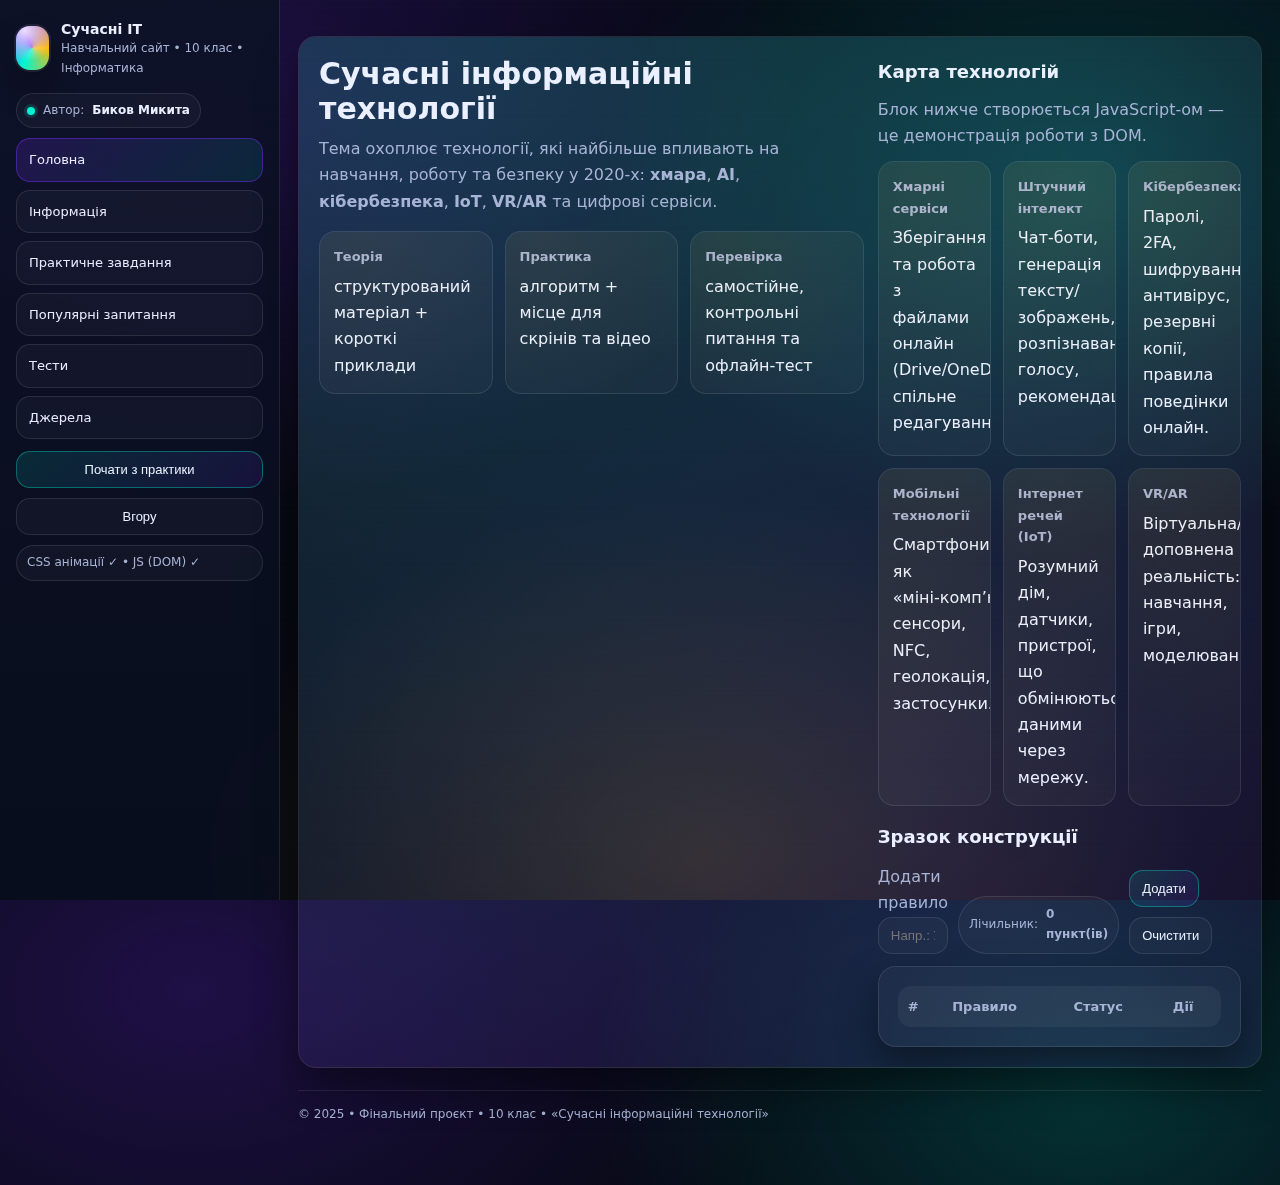
<file: index.html>
<!doctype html>
<html lang="uk">
<head>
  <meta charset="utf-8">
  <meta name="viewport" content="width=device-width, initial-scale=1">
  <meta name="description" content="Фінальний шкільний проєкт з інформатики: Сучасні інформаційні технології (10 клас).">
  <title>Головна • Сучасні ІТ</title>
  <link rel="stylesheet" href="style.css">
</head>
<body>
<div class="scanlines" aria-hidden="true"></div>

<div class="shell">
  <aside class="sidebar" id="sidebar" aria-label="Меню">
    <div class="brand">
      <div class="logo" aria-hidden="true"></div>
      <div>
        <b>Сучасні ІТ</b>
        <small>Навчальний сайт • 10 клас • Інформатика</small>
      </div>
    </div>

    <div class="badge"><span class="dot"></span> Автор: <b style="color:var(--ink)">Биков Микита</b></div>

    <nav class="nav" aria-label="Навігація">
      <a href="index.html">Головна</a>
      <a href="theory.html">Інформація</a>
      <a href="practice.html">Практичне завдання</a>
      <a href="task.html">Популярні запитання</a>
      <a href="quiz.html">Тести</a>
      <a href="sources.html">Джерела</a>
    </nav>

    <div class="side-tools">
      <button class="btn neon" onclick="location.href='practice.html'">Почати з практики</button>
      <button class="btn" onclick="window.scrollTo({top:0,behavior:'smooth'})">Вгору</button>
      <div class="badge" title="Підказка для оцінювання">
        CSS анімації ✓ • JS (DOM) ✓
      </div>
    </div>
  </aside>

  <div class="main">
    <div class="container">
      <div class="topbar">
        <button class="kebab" id="menuBtn">☰ Меню</button>
      </div>

      
<section class="hero">
  <div class="hero-inner">
    <div>
      <h1>Сучасні інформаційні технології</h1>
      <p class="muted">
        Тема охоплює технології, які найбільше впливають на навчання, роботу та безпеку у 2020‑х:
        <b>хмара</b>, <b>AI</b>, <b>кібербезпека</b>, <b>IoT</b>, <b>VR/AR</b> та цифрові сервіси.
      </p>
    
      <div class="section">
        <div class="cards">
          <div class="card"><b>Теорія</b><div class="big">структурований матеріал + короткі приклади</div></div>
          <div class="card"><b>Практика</b><div class="big">алгоритм + місце для скрінів та відео</div></div>
          <div class="card"><b>Перевірка</b><div class="big">самостійне, контрольні питання та офлайн‑тест</div></div>
        </div>
      </div>
    </div>

    <div>
      <h2>Карта технологій</h2>
      <p class="muted">Блок нижче створюється JavaScript‑ом — це демонстрація роботи з DOM.</p>
      <div id="techMap"></div>

      <div class="section">
        <h2>Зразок конструкції</h2>
        <div id="hygiene"></div>
      </div>
    </div>
  </div>
</section>


      <footer class="footer">
        <div>© 2025 • Фінальний проєкт • 10 клас • «Сучасні інформаційні технології»</div>
      </footer>
    </div>
  </div>
</div>

<div class="modal" id="imgModal" aria-hidden="true">
  <div class="box" role="dialog" aria-modal="true" aria-label="Перегляд зображення">
    <div class="top">
      <div id="imgModalTitle" class="muted">Скріншот</div>
      <button class="btn" id="imgModalClose">Закрити</button>
    </div>
    <img id="imgModalImg" alt="">
  </div>
</div>

<div id="scrim" aria-hidden="true"></div>

<script src="app.js"></script>
<script>
  // lightweight scrim for mobile menu
  (function(){
    const side=document.getElementById("sidebar");
    const btn=document.getElementById("menuBtn");
    const scr=document.getElementById("scrim");
    if(!side||!scr||!btn) return;
    scr.style.position="fixed";
    scr.style.inset="0";
    scr.style.background="rgba(0,0,0,.55)";
    scr.style.zIndex="40";
    scr.style.opacity="0";
    scr.style.pointerEvents="none";
    scr.style.transition="opacity .2s ease";
    const sync=()=>{
      const open = side.classList.contains("open");
      scr.style.opacity = open ? "1" : "0";
      scr.style.pointerEvents = open ? "auto" : "none";
    };
    const obs=new MutationObserver(sync);
    obs.observe(side,{attributes:true,attributeFilter:["class"]});
    scr.addEventListener("click", ()=>{ side.classList.remove("open"); sync(); });
    sync();
  })();
</script>
</body>
</html>
</file>
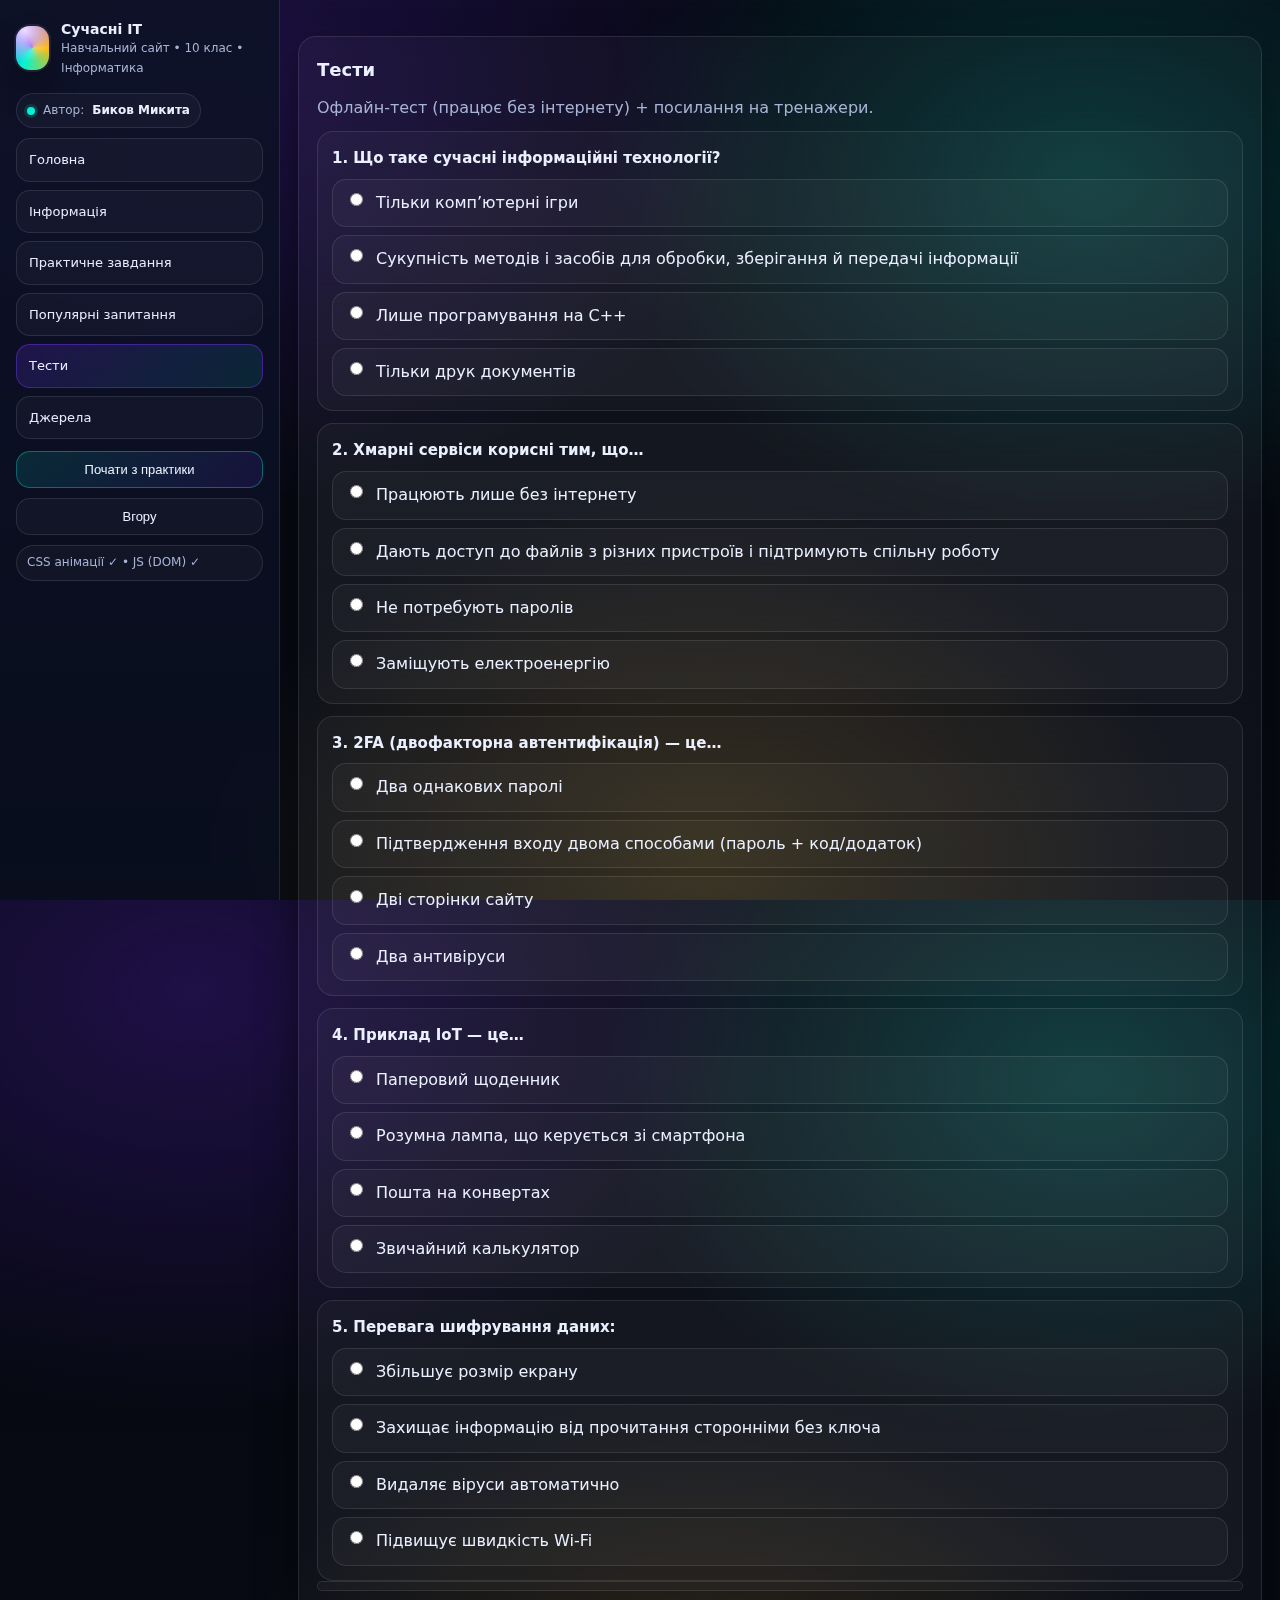
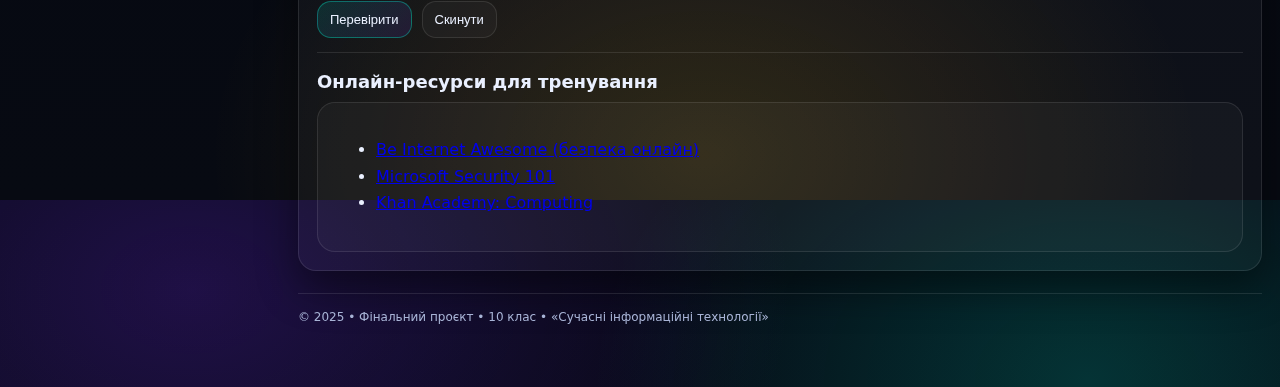
<file: quiz.html>
<!doctype html>
<html lang="uk">
<head>
  <meta charset="utf-8">
  <meta name="viewport" content="width=device-width, initial-scale=1">
  <meta name="description" content="Фінальний шкільний проєкт з інформатики: Сучасні інформаційні технології (10 клас).">
  <title>Тести • Сучасні ІТ</title>
  <link rel="stylesheet" href="style.css">
</head>
<body>
<div class="scanlines" aria-hidden="true"></div>

<div class="shell">
  <aside class="sidebar" id="sidebar" aria-label="Меню">
    <div class="brand">
      <div class="logo" aria-hidden="true"></div>
      <div>
        <b>Сучасні ІТ</b>
        <small>Навчальний сайт • 10 клас • Інформатика</small>
      </div>
    </div>

    <div class="badge"><span class="dot"></span> Автор: <b style="color:var(--ink)">Биков Микита</b></div>

    <nav class="nav" aria-label="Навігація">
      <a href="index.html">Головна</a>
      <a href="theory.html">Інформація</a>
      <a href="practice.html">Практичне завдання</a>
      <a href="task.html">Популярні запитання</a>
      <a href="quiz.html">Тести</a>
      <a href="sources.html">Джерела</a>
    </nav>

    <div class="side-tools">
      <button class="btn neon" onclick="location.href='practice.html'">Почати з практики</button>
      <button class="btn" onclick="window.scrollTo({top:0,behavior:'smooth'})">Вгору</button>
      <div class="badge" title="Підказка для оцінювання">
        CSS анімації ✓ • JS (DOM) ✓
      </div>
    </div>
  </aside>

  <div class="main">
    <div class="container">
      <div class="topbar">
        <button class="kebab" id="menuBtn">☰ Меню</button>
      </div>

      
<section class="panel">
  <h2>Тести</h2>
  <p class="muted">Офлайн‑тест (працює без інтернету) + посилання на тренажери.</p>

  <div id="quizRoot"></div>

  <hr class="sep">

  <h2>Онлайн‑ресурси для тренування</h2>
  <div class="panel" style="box-shadow:none">
    <ul>
      <li><a href="https://beinternetawesome.withgoogle.com/uk/" target="_blank" rel="noopener">Be Internet Awesome (безпека онлайн)</a></li>
      <li><a href="https://www.microsoft.com/uk-ua/security/business/security-101" target="_blank" rel="noopener">Microsoft Security 101</a></li>
      <li><a href="https://www.khanacademy.org/computing" target="_blank" rel="noopener">Khan Academy: Computing</a></li>
    </ul>
  </div>
</section>


      <footer class="footer">
        <div>© 2025 • Фінальний проєкт • 10 клас • «Сучасні інформаційні технології»</div>
      </footer>
    </div>
  </div>
</div>

<div class="modal" id="imgModal" aria-hidden="true">
  <div class="box" role="dialog" aria-modal="true" aria-label="Перегляд зображення">
    <div class="top">
      <div id="imgModalTitle" class="muted">Скріншот</div>
      <button class="btn" id="imgModalClose">Закрити</button>
    </div>
    <img id="imgModalImg" alt="">
  </div>
</div>

<div id="scrim" aria-hidden="true"></div>

<script src="app.js"></script>
<script>
  // lightweight scrim for mobile menu
  (function(){
    const side=document.getElementById("sidebar");
    const btn=document.getElementById("menuBtn");
    const scr=document.getElementById("scrim");
    if(!side||!scr||!btn) return;
    scr.style.position="fixed";
    scr.style.inset="0";
    scr.style.background="rgba(0,0,0,.55)";
    scr.style.zIndex="40";
    scr.style.opacity="0";
    scr.style.pointerEvents="none";
    scr.style.transition="opacity .2s ease";
    const sync=()=>{
      const open = side.classList.contains("open");
      scr.style.opacity = open ? "1" : "0";
      scr.style.pointerEvents = open ? "auto" : "none";
    };
    const obs=new MutationObserver(sync);
    obs.observe(side,{attributes:true,attributeFilter:["class"]});
    scr.addEventListener("click", ()=>{ side.classList.remove("open"); sync(); });
    sync();
  })();
</script>
</body>
</html>
</file>
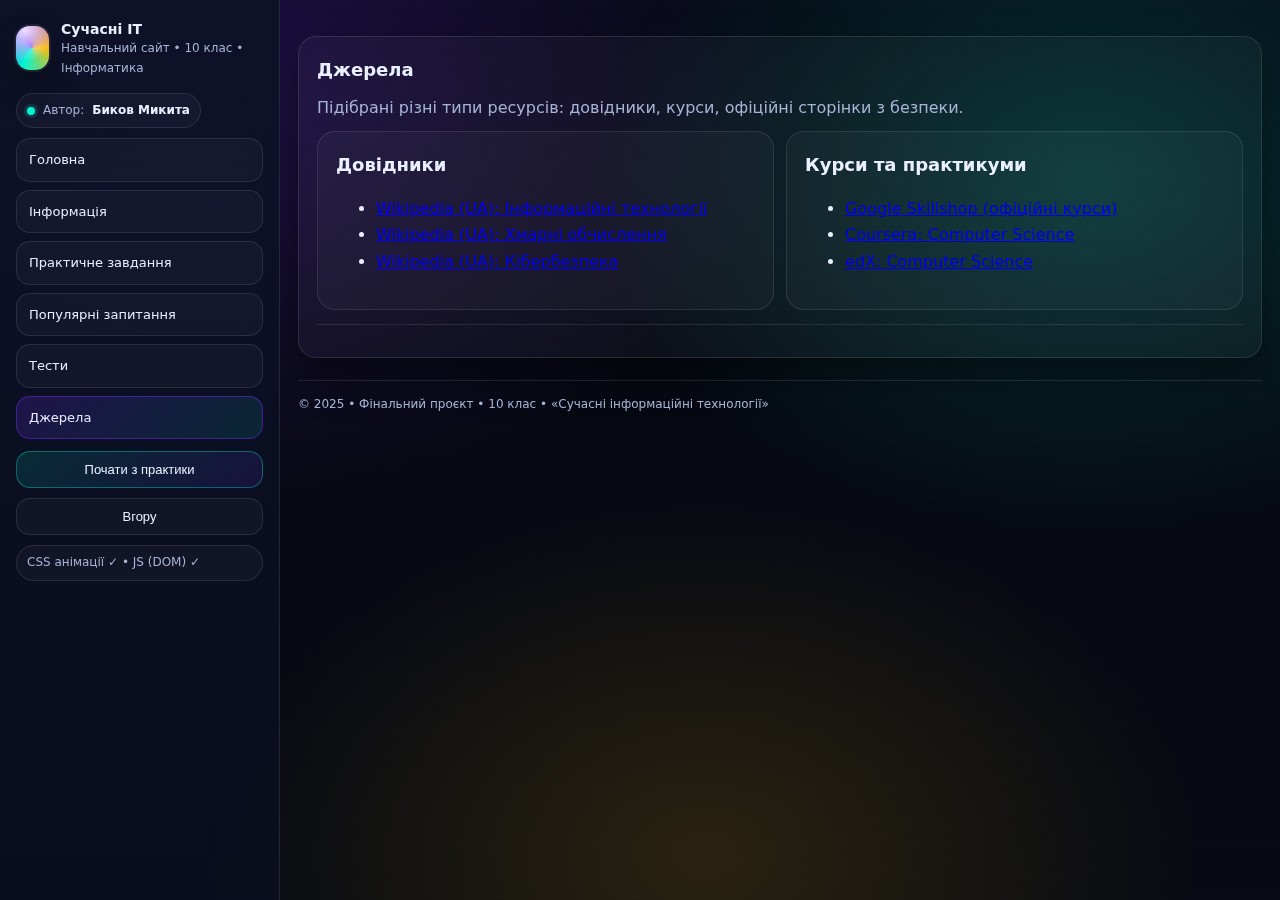
<file: sources.html>
<!doctype html>
<html lang="uk">
<head>
  <meta charset="utf-8">
  <meta name="viewport" content="width=device-width, initial-scale=1">
  <meta name="description" content="Фінальний шкільний проєкт з інформатики: Сучасні інформаційні технології (10 клас).">
  <title>Джерела • Сучасні ІТ</title>
  <link rel="stylesheet" href="style.css">
</head>
<body>
<div class="scanlines" aria-hidden="true"></div>

<div class="shell">
  <aside class="sidebar" id="sidebar" aria-label="Меню">
    <div class="brand">
      <div class="logo" aria-hidden="true"></div>
      <div>
        <b>Сучасні ІТ</b>
        <small>Навчальний сайт • 10 клас • Інформатика</small>
      </div>
    </div>

    <div class="badge"><span class="dot"></span> Автор: <b style="color:var(--ink)">Биков Микита</b></div>

    <nav class="nav" aria-label="Навігація">
      <a href="index.html">Головна</a>
      <a href="theory.html">Інформація</a>
      <a href="practice.html">Практичне завдання</a>
      <a href="task.html">Популярні запитання</a>
      <a href="quiz.html">Тести</a>
      <a href="sources.html">Джерела</a>
    </nav>

    <div class="side-tools">
      <button class="btn neon" onclick="location.href='practice.html'">Почати з практики</button>
      <button class="btn" onclick="window.scrollTo({top:0,behavior:'smooth'})">Вгору</button>
      <div class="badge" title="Підказка для оцінювання">
        CSS анімації ✓ • JS (DOM) ✓
      </div>
    </div>
  </aside>

  <div class="main">
    <div class="container">
      <div class="topbar">
        <button class="kebab" id="menuBtn">☰ Меню</button>
      </div>

      
<section class="panel">
  <h2>Джерела</h2>
  <p class="muted">Підібрані різні типи ресурсів: довідники, курси, офіційні сторінки з безпеки.</p>

  <div class="grid2">
    <div class="panel" style="box-shadow:none">
      <h2>Довідники</h2>
      <ul>
        <li><a href="https://uk.wikipedia.org/wiki/%D0%86%D0%BD%D1%84%D0%BE%D1%80%D0%BC%D0%B0%D1%86%D1%96%D0%B9%D0%BD%D1%96_%D1%82%D0%B5%D1%85%D0%BD%D0%BE%D0%BB%D0%BE%D0%B3%D1%96%D1%97" target="_blank" rel="noopener">Wikipedia (UA): Інформаційні технології</a></li>
        <li><a href="https://uk.wikipedia.org/wiki/%D0%A5%D0%BC%D0%B0%D1%80%D0%BD%D1%96_%D0%BE%D0%B1%D1%87%D0%B8%D1%81%D0%BB%D0%B5%D0%BD%D0%BD%D1%8F" target="_blank" rel="noopener">Wikipedia (UA): Хмарні обчислення</a></li>
        <li><a href="https://uk.wikipedia.org/wiki/%D0%9A%D1%96%D0%B1%D0%B5%D1%80%D0%B1%D0%B5%D0%B7%D0%BF%D0%B5%D0%BA%D0%B0" target="_blank" rel="noopener">Wikipedia (UA): Кібербезпека</a></li>
      </ul>
    </div>

    <div class="panel" style="box-shadow:none">
      <h2>Курси та практикуми</h2>
      <ul>
        <li><a href="https://skillshop.withgoogle.com/" target="_blank" rel="noopener">Google Skillshop (офіційні курси)</a></li>
        <li><a href="https://www.coursera.org/browse/computer-science" target="_blank" rel="noopener">Coursera: Computer Science</a></li>
        <li><a href="https://www.edx.org/learn/computer-science" target="_blank" rel="noopener">edX: Computer Science</a></li>
      </ul>
    </div>
  </div>

  <hr class="sep">
</section>


      <footer class="footer">
        <div>© 2025 • Фінальний проєкт • 10 клас • «Сучасні інформаційні технології»</div>
      </footer>
    </div>
  </div>
</div>

<div class="modal" id="imgModal" aria-hidden="true">
  <div class="box" role="dialog" aria-modal="true" aria-label="Перегляд зображення">
    <div class="top">
      <div id="imgModalTitle" class="muted">Скріншот</div>
      <button class="btn" id="imgModalClose">Закрити</button>
    </div>
    <img id="imgModalImg" alt="">
  </div>
</div>

<div id="scrim" aria-hidden="true"></div>

<script src="app.js"></script>
<script>
  // lightweight scrim for mobile menu
  (function(){
    const side=document.getElementById("sidebar");
    const btn=document.getElementById("menuBtn");
    const scr=document.getElementById("scrim");
    if(!side||!scr||!btn) return;
    scr.style.position="fixed";
    scr.style.inset="0";
    scr.style.background="rgba(0,0,0,.55)";
    scr.style.zIndex="40";
    scr.style.opacity="0";
    scr.style.pointerEvents="none";
    scr.style.transition="opacity .2s ease";
    const sync=()=>{
      const open = side.classList.contains("open");
      scr.style.opacity = open ? "1" : "0";
      scr.style.pointerEvents = open ? "auto" : "none";
    };
    const obs=new MutationObserver(sync);
    obs.observe(side,{attributes:true,attributeFilter:["class"]});
    scr.addEventListener("click", ()=>{ side.classList.remove("open"); sync(); });
    sync();
  })();
</script>
</body>
</html>
</file>
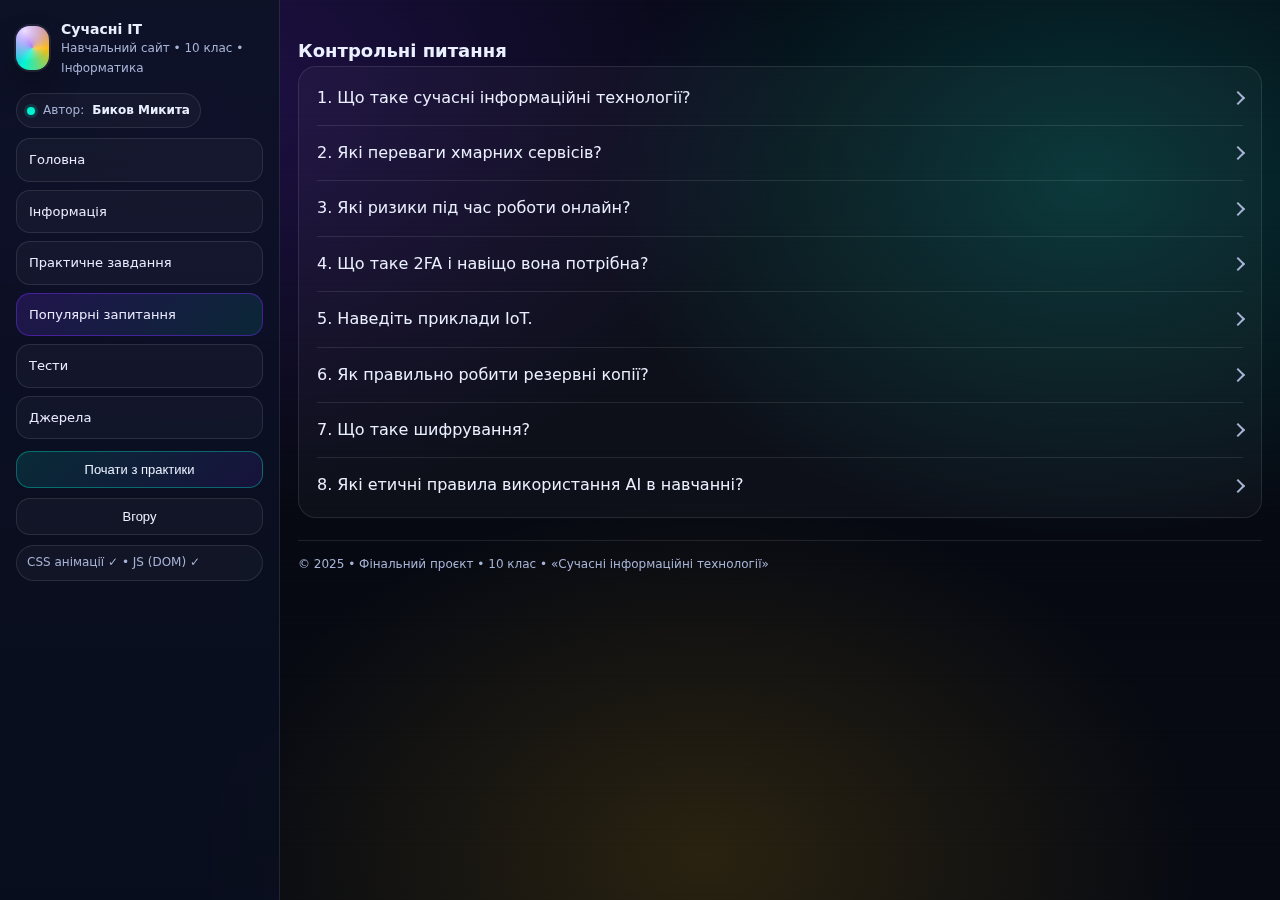
<file: task.html>
<!doctype html>
<html lang="uk">
<head>
  <meta charset="utf-8">
  <meta name="viewport" content="width=device-width, initial-scale=1">
  <meta name="description" content="Фінальний шкільний проєкт з інформатики: Сучасні інформаційні технології (10 клас).">
  <title>Самостійне • Сучасні ІТ</title>
  <link rel="stylesheet" href="style.css">
</head>
<body>
<div class="scanlines" aria-hidden="true"></div>

<div class="shell">
  <aside class="sidebar" id="sidebar" aria-label="Меню">
    <div class="brand">
      <div class="logo" aria-hidden="true"></div>
      <div>
        <b>Сучасні ІТ</b>
        <small>Навчальний сайт • 10 клас • Інформатика</small>
      </div>
    </div>

    <div class="badge"><span class="dot"></span> Автор: <b style="color:var(--ink)">Биков Микита</b></div>

    <nav class="nav" aria-label="Навігація">
      <a href="index.html">Головна</a>
      <a href="theory.html">Інформація</a>
      <a href="practice.html">Практичне завдання</a>
      <a href="task.html">Популярні запитання</a>
      <a href="quiz.html">Тести</a>
      <a href="sources.html">Джерела</a>
    </nav>

    <div class="side-tools">
      <button class="btn neon" onclick="location.href='practice.html'">Почати з практики</button>
      <button class="btn" onclick="window.scrollTo({top:0,behavior:'smooth'})">Вгору</button>
      <div class="badge" title="Підказка для оцінювання">
        CSS анімації ✓ • JS (DOM) ✓
      </div>
    </div>
  </aside>

  <div class="main">
    <div class="container">
      <div class="topbar">
        <button class="kebab" id="menuBtn">☰ Меню</button>
      </div>

      


  <h2>Контрольні питання</h2>

  <div class="panel" style="box-shadow:none">
    <details><summary>1. Що таке сучасні інформаційні технології? <span class="chev"></span></summary><p class="muted">Методи та засоби для збору, зберігання, обробки, передачі й захисту інформації.</p></details>
    <hr class="sep">
    <details><summary>2. Які переваги хмарних сервісів? <span class="chev"></span></summary><p class="muted">Доступ з різних пристроїв, спільна робота, резервні копії, масштабованість.</p></details>
    <hr class="sep">
    <details><summary>3. Які ризики під час роботи онлайн? <span class="chev"></span></summary><p class="muted">Фішинг, витік даних, шкідливе ПЗ, слабкі паролі.</p></details>
    <hr class="sep">
    <details><summary>4. Що таке 2FA і навіщо вона потрібна? <span class="chev"></span></summary><p class="muted">Додатковий рівень захисту: пароль + другий фактор (код/додаток).</p></details>
    <hr class="sep">
    <details><summary>5. Наведіть приклади IoT. <span class="chev"></span></summary><p class="muted">Розумні лампи, датчики, камери, смарт‑годинники.</p></details>
    <hr class="sep">
    <details><summary>6. Як правильно робити резервні копії? <span class="chev"></span></summary><p class="muted">Зберігати копії на іншому носії/в хмарі, регулярно оновлювати, перевіряти відновлення.</p></details>
    <hr class="sep">
    <details><summary>7. Що таке шифрування? <span class="chev"></span></summary><p class="muted">Перетворення даних у вигляд, який неможливо прочитати без ключа.</p></details>
    <hr class="sep">
    <details><summary>8. Які етичні правила використання AI в навчанні? <span class="chev"></span></summary><p class="muted">Не видавати чужу роботу за свою, перевіряти факти, використовувати як помічник для пояснень і тренування.</p></details>
  </div>
</section>


      <footer class="footer">
        <div>© 2025 • Фінальний проєкт • 10 клас • «Сучасні інформаційні технології»</div>
      </footer>
    </div>
  </div>
</div>

<div class="modal" id="imgModal" aria-hidden="true">
  <div class="box" role="dialog" aria-modal="true" aria-label="Перегляд зображення">
    <div class="top">
      <div id="imgModalTitle" class="muted">Скріншот</div>
      <button class="btn" id="imgModalClose">Закрити</button>
    </div>
    <img id="imgModalImg" alt="">
  </div>
</div>

<div id="scrim" aria-hidden="true"></div>

<script src="app.js"></script>
<script>
  // lightweight scrim for mobile menu
  (function(){
    const side=document.getElementById("sidebar");
    const btn=document.getElementById("menuBtn");
    const scr=document.getElementById("scrim");
    if(!side||!scr||!btn) return;
    scr.style.position="fixed";
    scr.style.inset="0";
    scr.style.background="rgba(0,0,0,.55)";
    scr.style.zIndex="40";
    scr.style.opacity="0";
    scr.style.pointerEvents="none";
    scr.style.transition="opacity .2s ease";
    const sync=()=>{
      const open = side.classList.contains("open");
      scr.style.opacity = open ? "1" : "0";
      scr.style.pointerEvents = open ? "auto" : "none";
    };
    const obs=new MutationObserver(sync);
    obs.observe(side,{attributes:true,attributeFilter:["class"]});
    scr.addEventListener("click", ()=>{ side.classList.remove("open"); sync(); });
    sync();
  })();
</script>
</body>
</html>
</file>
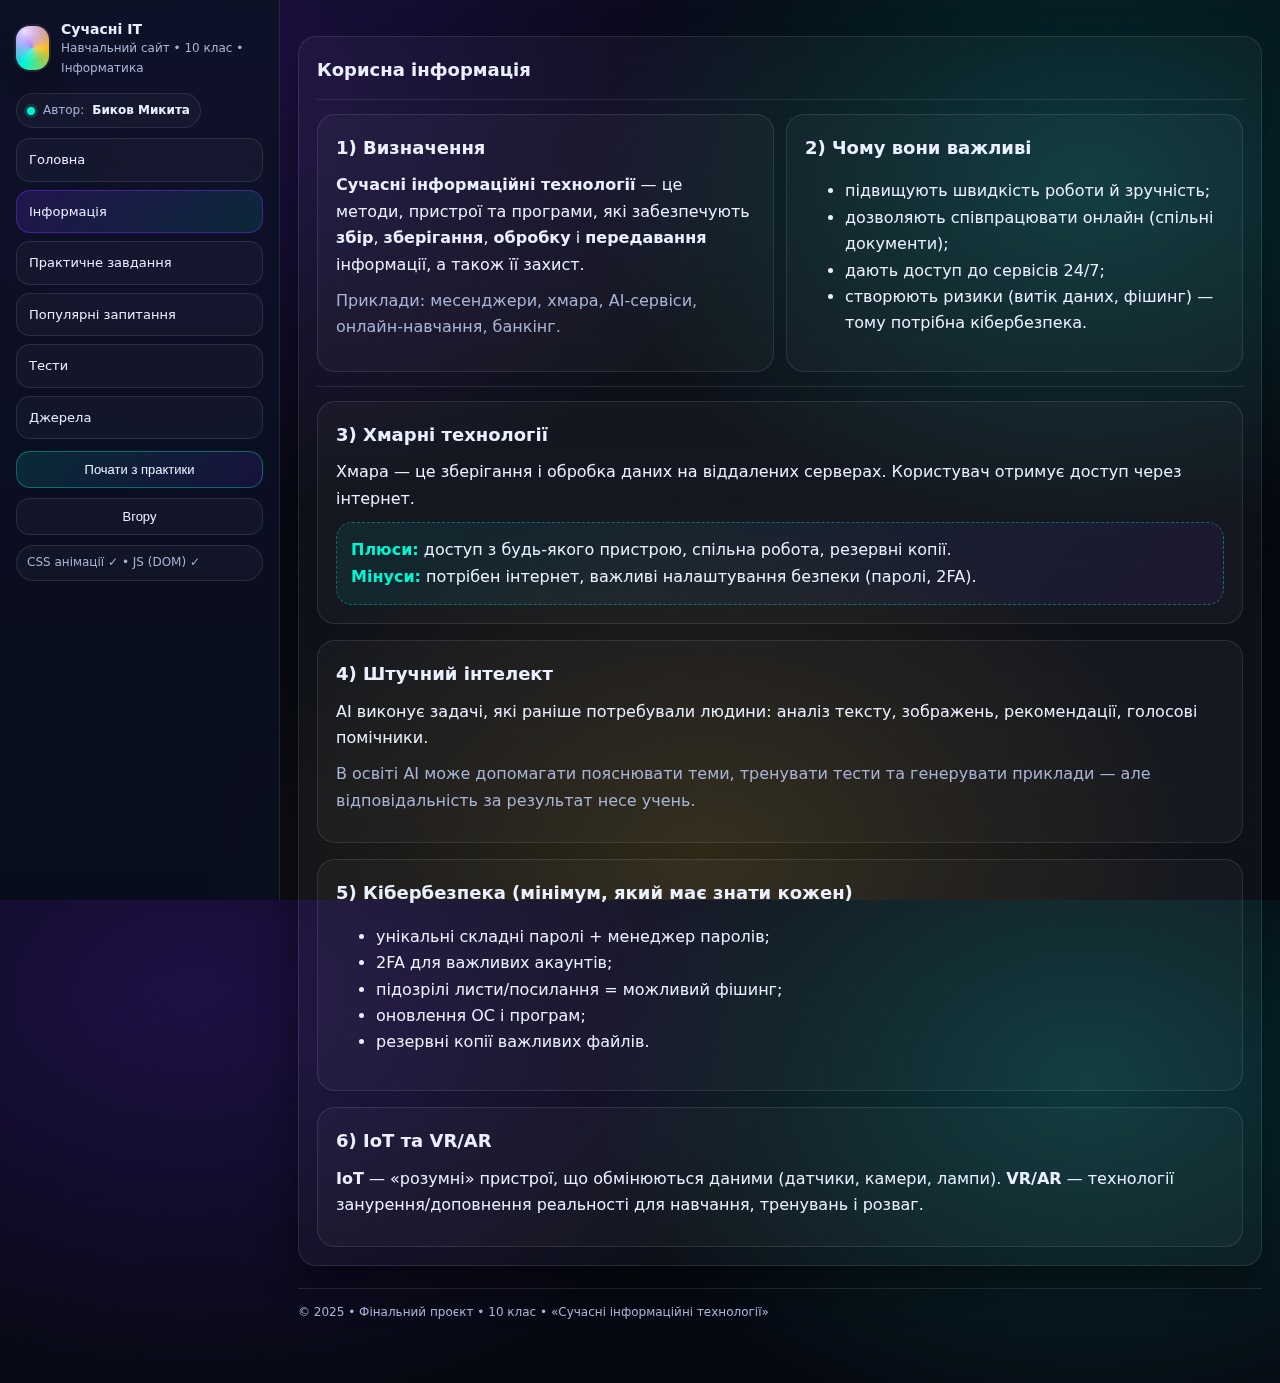
<file: theory.html>
<!doctype html>
<html lang="uk">
<head>
  <meta charset="utf-8">
  <meta name="viewport" content="width=device-width, initial-scale=1">
  <meta name="description" content="Фінальний шкільний проєкт з інформатики: Сучасні інформаційні технології (10 клас).">
  <title>Теорія • Сучасні ІТ</title>
  <link rel="stylesheet" href="style.css">
</head>
<body>
<div class="scanlines" aria-hidden="true"></div>

<div class="shell">
  <aside class="sidebar" id="sidebar" aria-label="Меню">
    <div class="brand">
      <div class="logo" aria-hidden="true"></div>
      <div>
        <b>Сучасні ІТ</b>
        <small>Навчальний сайт • 10 клас • Інформатика</small>
      </div>
    </div>

    <div class="badge"><span class="dot"></span> Автор: <b style="color:var(--ink)">Биков Микита</b></div>

    <nav class="nav" aria-label="Навігація">
      <a href="index.html">Головна</a>
      <a href="theory.html">Інформація</a>
      <a href="practice.html">Практичне завдання</a>
      <a href="task.html">Популярні запитання</a>
      <a href="quiz.html">Тести</a>
      <a href="sources.html">Джерела</a>
    </nav>

    <div class="side-tools">
      <button class="btn neon" onclick="location.href='practice.html'">Почати з практики</button>
      <button class="btn" onclick="window.scrollTo({top:0,behavior:'smooth'})">Вгору</button>
      <div class="badge" title="Підказка для оцінювання">
        CSS анімації ✓ • JS (DOM) ✓
      </div>
    </div>
  </aside>

  <div class="main">
    <div class="container">
      <div class="topbar">
        <button class="kebab" id="menuBtn">☰ Меню</button>
      </div>

      
<section class="panel">
  <h2>Корисна інформація</h2>

  <hr class="sep">

  <div class="grid2">
    <div class="panel" style="box-shadow:none">
      <h2>1) Визначення</h2>
      <p><b>Сучасні інформаційні технології</b> — це методи, пристрої та програми, які забезпечують
        <b>збір</b>, <b>зберігання</b>, <b>обробку</b> і <b>передавання</b> інформації, а також її захист.</p>
      <p class="muted">Приклади: месенджери, хмара, AI‑сервіси, онлайн‑навчання, банкінг.</p>
    </div>

    <div class="panel" style="box-shadow:none">
      <h2>2) Чому вони важливі</h2>
      <ul>
        <li>підвищують швидкість роботи й зручність;</li>
        <li>дозволяють співпрацювати онлайн (спільні документи);</li>
        <li>дають доступ до сервісів 24/7;</li>
        <li>створюють ризики (витік даних, фішинг) — тому потрібна кібербезпека.</li>
      </ul>
    </div>
  </div>

  <hr class="sep">

  <div class="panel" style="box-shadow:none">
    <h2>3) Хмарні технології</h2>
    <p>Хмара — це зберігання і обробка даних на віддалених серверах. Користувач отримує доступ через інтернет.</p>
    <div class="callout"><strong>Плюси:</strong> доступ з будь‑якого пристрою, спільна робота, резервні копії. <br>
      <strong>Мінуси:</strong> потрібен інтернет, важливі налаштування безпеки (паролі, 2FA).</div>
  </div>

  <div class="panel section" style="box-shadow:none">
    <h2>4) Штучний інтелект</h2>
    <p>AI виконує задачі, які раніше потребували людини: аналіз тексту, зображень, рекомендації, голосові помічники.</p>
    <p class="muted">В освіті AI може допомагати пояснювати теми, тренувати тести та генерувати приклади — але відповідальність за результат несе учень.</p>
  </div>

  <div class="panel section" style="box-shadow:none">
    <h2>5) Кібербезпека (мінімум, який має знати кожен)</h2>
    <ul>
      <li>унікальні складні паролі + менеджер паролів;</li>
      <li>2FA для важливих акаунтів;</li>
      <li>підозрілі листи/посилання = можливий фішинг;</li>
      <li>оновлення ОС і програм;</li>
      <li>резервні копії важливих файлів.</li>
    </ul>
  </div>

  <div class="panel section" style="box-shadow:none">
    <h2>6) IoT та VR/AR</h2>
    <p><b>IoT</b> — «розумні» пристрої, що обмінюються даними (датчики, камери, лампи). <b>VR/AR</b> — технології занурення/доповнення реальності для навчання, тренувань і розваг.</p>
  </div>
</section>


      <footer class="footer">
        <div>© 2025 • Фінальний проєкт • 10 клас • «Сучасні інформаційні технології»</div>
      </footer>
    </div>
  </div>
</div>

<div class="modal" id="imgModal" aria-hidden="true">
  <div class="box" role="dialog" aria-modal="true" aria-label="Перегляд зображення">
    <div class="top">
      <div id="imgModalTitle" class="muted">Скріншот</div>
      <button class="btn" id="imgModalClose">Закрити</button>
    </div>
    <img id="imgModalImg" alt="">
  </div>
</div>

<div id="scrim" aria-hidden="true"></div>

<script src="app.js"></script>
<script>
  // lightweight scrim for mobile menu
  (function(){
    const side=document.getElementById("sidebar");
    const btn=document.getElementById("menuBtn");
    const scr=document.getElementById("scrim");
    if(!side||!scr||!btn) return;
    scr.style.position="fixed";
    scr.style.inset="0";
    scr.style.background="rgba(0,0,0,.55)";
    scr.style.zIndex="40";
    scr.style.opacity="0";
    scr.style.pointerEvents="none";
    scr.style.transition="opacity .2s ease";
    const sync=()=>{
      const open = side.classList.contains("open");
      scr.style.opacity = open ? "1" : "0";
      scr.style.pointerEvents = open ? "auto" : "none";
    };
    const obs=new MutationObserver(sync);
    obs.observe(side,{attributes:true,attributeFilter:["class"]});
    scr.addEventListener("click", ()=>{ side.classList.remove("open"); sync(); });
    sync();
  })();
</script>
</body>
</html>
</file>
<file: style.css>
:root{
  --bg:#070A12;
  --panel:#0D1226;
  --panel2:#0A0F22;
  --ink:#EAF0FF;
  --muted:#A8B4D6;
  --line:rgba(255,255,255,.10);
  --neon:#00F5D4;
  --neon2:#7B2CFF;
  --neon3:#FFB703;
  --danger:#FF4D6D;
  --shadow: 0 18px 40px rgba(0,0,0,.45);
  --radius:18px;
  --maxw:1200px;
  --font: ui-sans-serif, system-ui, -apple-system, Segoe UI, Roboto, Ubuntu, Cantarell, "Helvetica Neue", Arial;
}

*{box-sizing:border-box}
html,body{height:100%}
body{
  margin:0;
  background:
    radial-gradient(1000px 700px at 15% 10%, rgba(123,44,255,.22), transparent 60%),
    radial-gradient(900px 650px at 85% 20%, rgba(0,245,212,.18), transparent 55%),
    radial-gradient(900px 650px at 55% 95%, rgba(255,183,3,.14), transparent 55%),
    linear-gradient(180deg, #050812, #070A12);
  color:var(--ink);
  font-family:var(--font);
  line-height:1.65;
  overflow-x:hidden;
}

/* animated scanlines */
.scanlines{
  position:fixed; inset:0; pointer-events:none; z-index:1;
  background: repeating-linear-gradient(
    to bottom,
    rgba(255,255,255,.035) 0px,
    rgba(255,255,255,.035) 1px,
    transparent 2px,
    transparent 7px
  );
  mix-blend-mode: overlay;
  opacity:.25;
  animation: drift 10s linear infinite;
}
@keyframes drift{
  0%{transform:translateY(0)}
  100%{transform:translateY(30px)}
}

/* layout */
.shell{
  position:relative;
  z-index:2;
  display:grid;
  grid-template-columns: 280px 1fr;
  min-height:100vh;
}
@media (max-width: 980px){
  .shell{grid-template-columns: 1fr}
}

.sidebar{
  position:sticky;
  top:0;
  height:100vh;
  padding:18px 16px;
  border-right:1px solid var(--line);
  background: linear-gradient(180deg, rgba(13,18,38,.92), rgba(10,15,34,.72));
  backdrop-filter: blur(16px);
}
@media (max-width: 980px){
  .sidebar{position:fixed; left:0; top:0; width:86%; max-width:320px; transform:translateX(-110%); transition:transform .2s ease; z-index:50}
  .sidebar.open{transform:translateX(0)}
}

.brand{
  display:flex; gap:12px; align-items:center;
  margin-bottom:14px;
}
.logo{
  width:44px; height:44px; border-radius:14px;
  background: conic-gradient(from 210deg, var(--neon), var(--neon2), var(--neon3), var(--neon));
  box-shadow: 0 0 0 2px rgba(255,255,255,.08), 0 18px 30px rgba(0,0,0,.35);
  position:relative;
  overflow:hidden;
}
.logo:after{
  content:"";
  position:absolute; inset:-40%;
  background: radial-gradient(circle at 30% 30%, rgba(255,255,255,.85), transparent 45%);
  transform: rotate(12deg);
  animation: shine 6s linear infinite;
}
@keyframes shine{0%{transform:translateX(-30%) rotate(12deg)}100%{transform:translateX(30%) rotate(12deg)}}
.brand b{display:block; font-size:14px}
.brand small{display:block; margin-top:-2px; color:var(--muted); font-size:12px}

.nav{
  display:grid; gap:8px; margin-top:10px;
}
.nav a{
  color: #eaeaff;
  text-decoration:none;
  padding:10px 12px;
  border-radius: 14px;
  border:1px solid var(--line);
  background: rgba(255,255,255,.03);
  transition: transform .12s ease, box-shadow .12s ease, border-color .12s ease;
  font-size:13px;
}
.nav a:hover{transform: translateY(-1px); border-color: rgba(0,245,212,.35); box-shadow: 0 16px 28px rgba(0,0,0,.35)}
.nav a.active{
  border-color: rgba(123,44,255,.45);
  background: linear-gradient(135deg, rgba(123,44,255,.18), rgba(0,245,212,.10));
}

.side-tools{
  margin-top:12px;
  display:grid; gap:10px;
}
.btn{
  cursor:pointer;
  border:1px solid var(--line);
  background: rgba(255,255,255,.03);
  color: var(--ink);
  border-radius: 14px;
  padding:10px 12px;
  font-size:13px;
  transition: transform .12s ease, box-shadow .12s ease, border-color .12s ease;
}
.btn:hover{transform: translateY(-1px); box-shadow: 0 16px 28px rgba(0,0,0,.35)}
.btn.neon{
  border-color: rgba(0,245,212,.35);
  background: linear-gradient(135deg, rgba(0,245,212,.12), rgba(123,44,255,.12));
  position:relative;
}
.btn.neon:after{
  content:"";
  position:absolute; inset:-8px;
  border-radius: 18px;
  border:2px solid rgba(0,245,212,.18);
  opacity:0;
  animation: pulse 2.2s ease-in-out infinite;
}
@keyframes pulse{0%{transform:scale(.98);opacity:0}35%{opacity:.55}100%{transform:scale(1.05);opacity:0}}

.badge{
  display:inline-flex; align-items:center; gap:8px;
  font-size:12px;
  color:var(--muted);
  padding:7px 10px;
  border:1px solid var(--line);
  border-radius:999px;
  background: rgba(255,255,255,.03);
}
.dot{width:8px; height:8px; border-radius:999px; background: var(--neon); box-shadow: 0 0 0 3px rgba(0,245,212,.15)}

.main{
  padding:22px 18px 60px;
}
.container{
  max-width: var(--maxw);
  margin:0 auto;
}
.topbar{
  display:flex; justify-content:space-between; align-items:center; gap:12px;
  margin-bottom:14px;
}
.kebab{
  display:none;
  border:1px solid var(--line);
  background: rgba(255,255,255,.03);
  color:var(--ink);
  border-radius: 14px;
  padding:10px 12px;
}
@media (max-width:980px){ .kebab{display:inline-flex} }

.hero{
  border:1px solid var(--line);
  background: linear-gradient(180deg, rgba(255,255,255,.04), rgba(255,255,255,.02));
  border-radius: var(--radius);
  box-shadow: var(--shadow);
  overflow:hidden;
  position:relative;
}
.hero:before{
  content:"";
  position:absolute; inset:-60%;
  background:
    radial-gradient(circle at 30% 30%, rgba(0,245,212,.16), transparent 55%),
    radial-gradient(circle at 60% 60%, rgba(123,44,255,.14), transparent 60%);
  transform: rotate(18deg);
}
.hero *{position:relative}
.hero-inner{
  padding:20px;
  display:grid;
  grid-template-columns: 1.2fr .8fr;
  gap:14px;
}
@media (max-width:980px){ .hero-inner{grid-template-columns:1fr} }

h1{margin:0 0 8px; font-size:30px; line-height:1.15}
h2{margin:0; font-size:18px}
h3{margin:0}
p{margin:10px 0}
.muted{color:var(--muted)}

.cards{
  display:grid;
  grid-template-columns: repeat(3, 1fr);
  gap:12px;
  margin-top:12px;
}
@media (max-width:980px){ .cards{grid-template-columns:1fr} }

.card{
  border:1px solid var(--line);
  background: rgba(255,255,255,.03);
  border-radius: 16px;
  padding:14px;
  overflow:hidden;
  position:relative;
}
.card:after{
  content:"";
  position:absolute; inset:-50%;
  background: radial-gradient(circle at 30% 30%, rgba(255,183,3,.10), transparent 55%);
  transform: rotate(16deg);
  opacity:.55;
}
.card *{position:relative}
.card b{display:block; font-size:13px; color:var(--muted)}
.card .big{margin-top:6px; font-size:16px}

.section{margin-top:16px}
.panel{
  border:1px solid var(--line);
  background: rgba(255,255,255,.03);
  border-radius: var(--radius);
  padding:18px;
  box-shadow: var(--shadow);
}
.panel h2{margin-bottom:6px}
hr.sep{border:0;height:1px;background:var(--line);margin:14px 0}

.callout{
  border:1px dashed rgba(0,245,212,.35);
  background: linear-gradient(135deg, rgba(0,245,212,.08), rgba(123,44,255,.08));
  border-radius: 16px;
  padding:14px;
}
.callout strong{color: var(--neon)}
code.inline{
  background: rgba(123,44,255,.18);
  border:1px solid rgba(123,44,255,.35);
  padding:2px 6px;
  border-radius:8px;
  font-family: ui-monospace, SFMono-Regular, Menlo, Monaco, Consolas, "Liberation Mono", monospace;
  font-size:12px;
}

.grid2{display:grid; grid-template-columns: 1fr 1fr; gap:12px}
@media (max-width:980px){ .grid2{grid-template-columns:1fr} }

.timeline{display:grid; gap:10px}
.step{
  display:grid;
  grid-template-columns: 36px 1fr;
  gap:10px;
  padding:12px;
  border-radius: 16px;
  border:1px solid var(--line);
  background: rgba(255,255,255,.03);
}
.step .n{
  width:36px; height:36px; border-radius:14px;
  display:grid; place-items:center;
  background: rgba(0,245,212,.10);
  border:1px solid rgba(0,245,212,.25);
  color:var(--neon);
  font-weight:700;
}
.step h3{margin:0 0 6px; font-size:15px}
.step p{margin:0}

figure{margin:0; border-radius:16px; overflow:hidden; border:1px solid var(--line); background: rgba(0,0,0,.18)}
figcaption{font-size:12px; padding:10px 12px; color:var(--muted); border-top:1px solid var(--line)}
img{max-width:100%; display:block}

details summary{cursor:pointer; list-style:none; display:flex; justify-content:space-between; align-items:center; gap:10px}
details summary::-webkit-details-marker{display:none}
.chev{
  width:10px; height:10px;
  border-right:2px solid var(--muted);
  border-bottom:2px solid var(--muted);
  transform: rotate(-45deg);
  transition: transform .2s ease;
}
details[open] .chev{transform: rotate(45deg)}

.input{
  width:100%;
  padding:10px 12px;
  border-radius: 14px;
  border:1px solid var(--line);
  background: rgba(255,255,255,.03);
  color:var(--ink);
  outline:none;
}
.row{display:grid; grid-template-columns: 1.2fr 1fr auto; gap:10px; align-items:end}
@media (max-width:980px){ .row{grid-template-columns:1fr} }

.table{
  width:100%;
  border-collapse: collapse;
  border-radius: 14px;
  overflow:hidden;
  border:1px solid var(--line);
}
.table th,.table td{
  padding:10px 10px;
  border-bottom:1px solid var(--line);
  text-align:left;
  font-size:13px;
}
.table th{background: rgba(255,255,255,.05); color:var(--muted); font-weight:600}
.table tr:last-child td{border-bottom:0}

.pill{
  display:inline-flex; align-items:center; gap:8px;
  padding:8px 10px; border-radius:999px;
  border:1px solid var(--line);
  background: rgba(255,255,255,.03);
  font-size:12px;
  color:var(--muted);
}

/* modal */
.modal{position:fixed; inset:0; z-index:200; display:none; place-items:center; background: rgba(0,0,0,.62); padding:18px}
.modal.open{display:grid}
.modal .box{max-width: 980px; width:100%; border-radius: 20px; overflow:hidden; border:1px solid var(--line); background: var(--panel); box-shadow: var(--shadow)}
.modal .top{display:flex; justify-content:space-between; align-items:center; gap:10px; padding:12px 14px; border-bottom:1px solid var(--line)}
.modal img{width:100%; height:auto; display:block}

/* quiz */
.quiz{display:grid; gap:12px}
.q{border:1px solid var(--line); background: rgba(255,255,255,.03); border-radius:16px; padding:14px}
.q h3{margin:0 0 8px; font-size:15px}
.answers{display:grid; gap:8px}
.opt{
  display:flex; gap:10px; align-items:flex-start;
  border:1px solid var(--line);
  background: rgba(255,255,255,.03);
  border-radius:14px;
  padding:10px 12px;
  cursor:pointer;
  transition: transform .12s ease, box-shadow .12s ease, border-color .12s ease;
}
.opt:hover{transform:translateY(-1px); border-color: rgba(255,183,3,.30); box-shadow: 0 18px 30px rgba(0,0,0,.35)}
.opt input{margin-top:3px}
.progress{height:10px;border-radius:999px;border:1px solid var(--line);background: rgba(255,255,255,.03);overflow:hidden}
.progress>div{height:100%;width:0%;background: linear-gradient(90deg, var(--neon), var(--neon2), var(--neon3));transition:width .35s ease}
.result{margin-top:12px;padding:12px 14px;border-radius:16px;border:1px solid var(--line);background: rgba(0,245,212,.08)}
.result.bad{background: rgba(255,77,109,.10); border-color: rgba(255,77,109,.22)}

.footer{
  margin-top:22px;
  padding-top:14px;
  border-top:1px solid var(--line);
  color:var(--muted);
  font-size:12px;
  display:flex; flex-wrap:wrap; gap:10px;
  justify-content:space-between; align-items:center;
}
</file>
